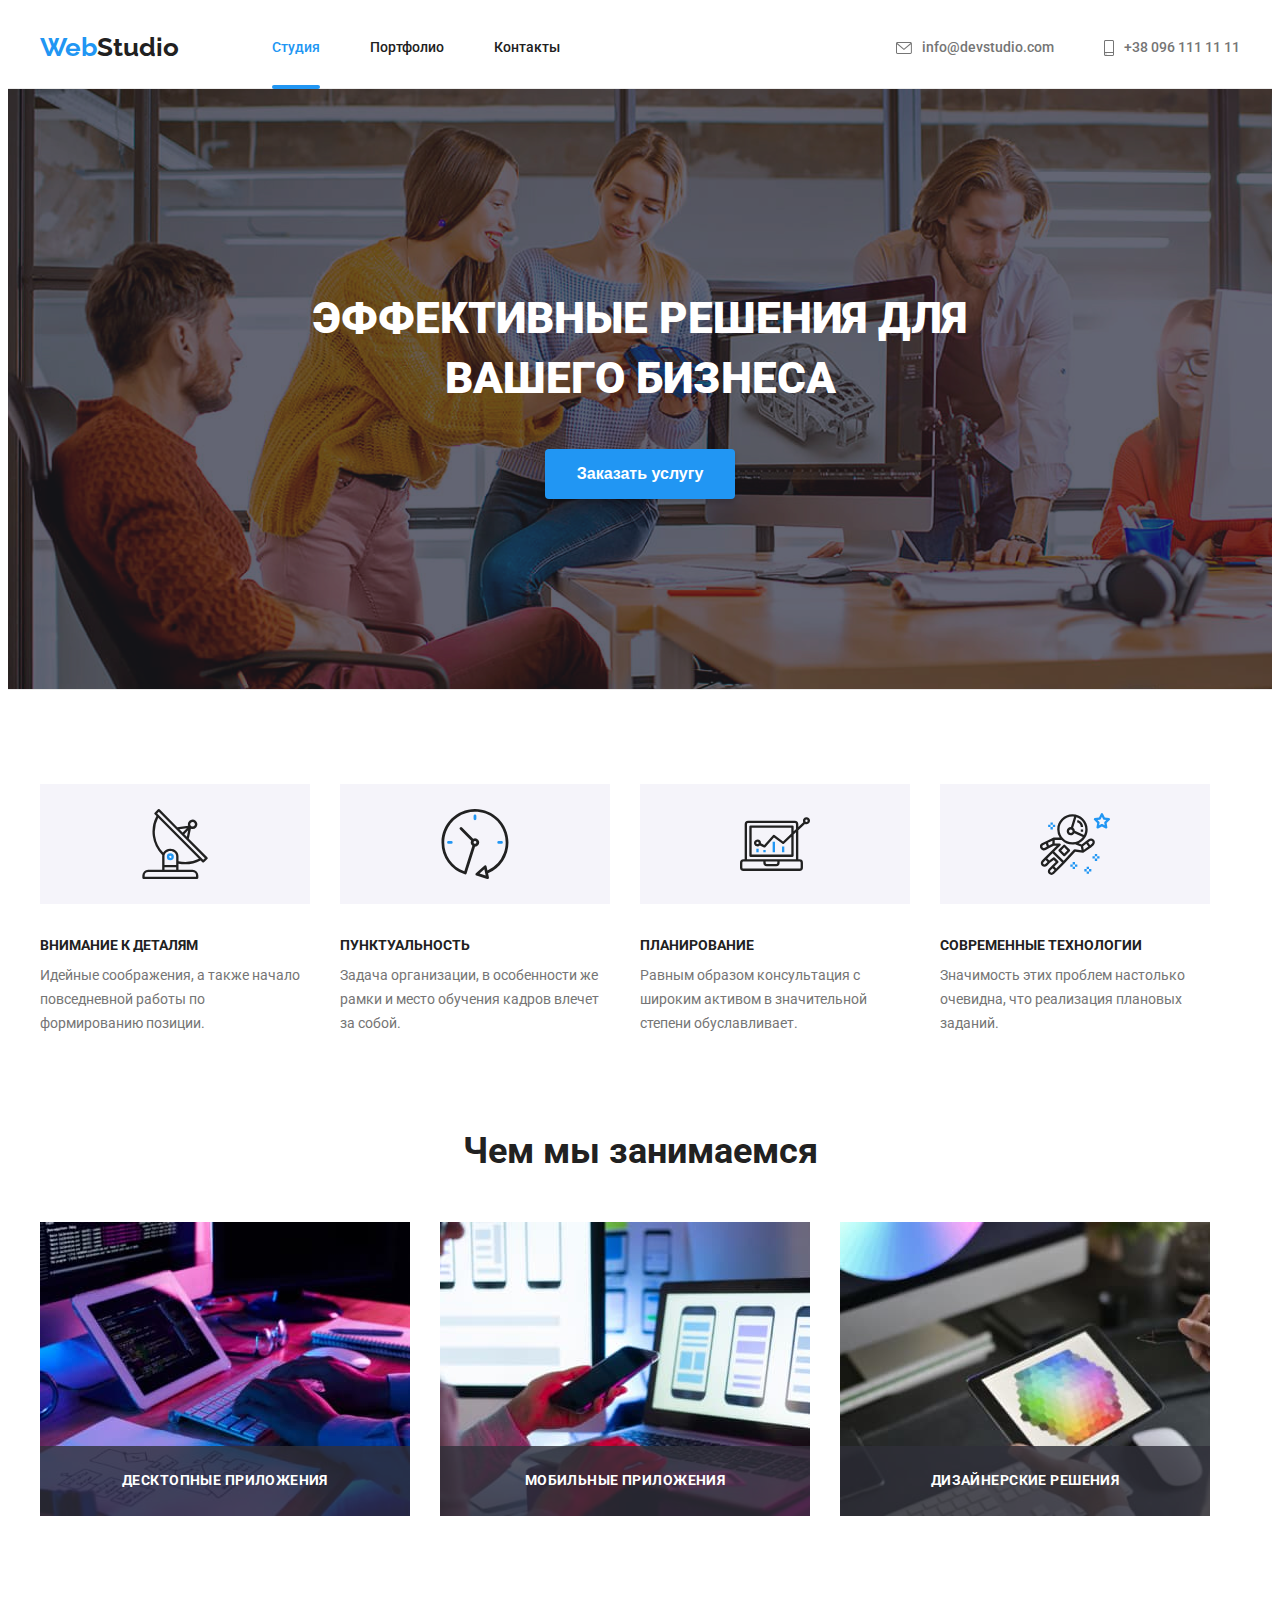
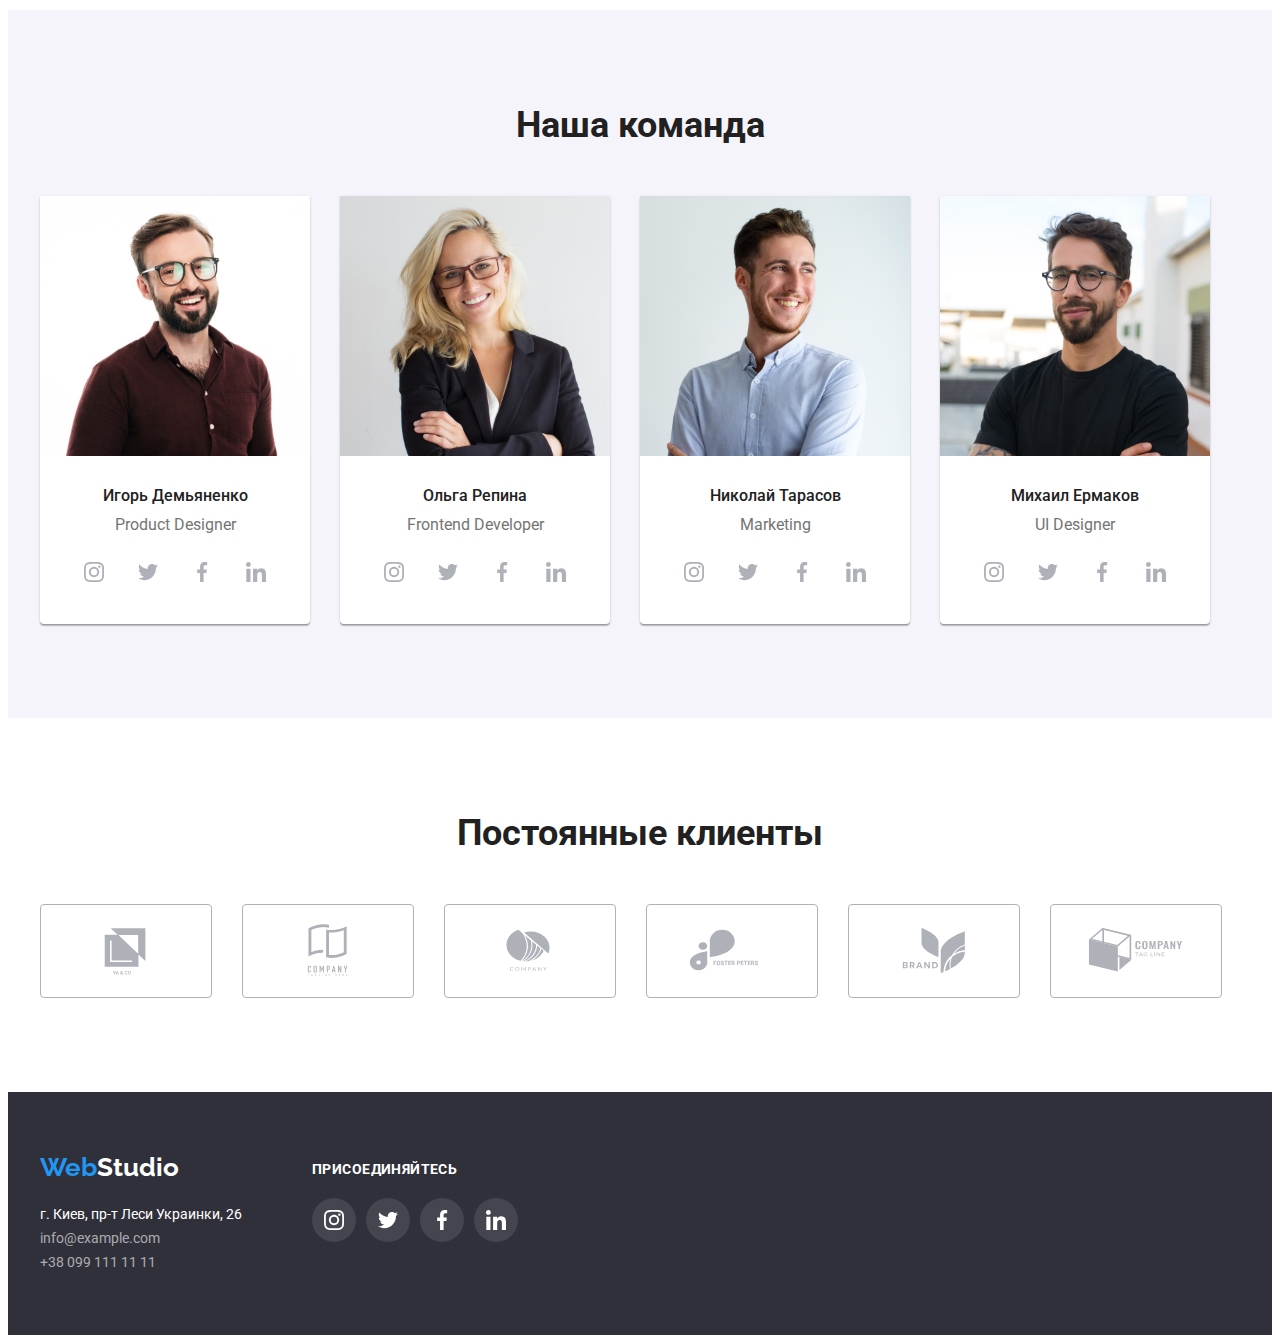
<file: index.html>
<!DOCTYPE html>
<html lang="ru">
<head>
    <meta charset="UTF-8">
    <meta http-equiv="X-UA-Compatible" content="IE=edge">
    <meta name="viewport" content="width=device-width, initial-scale=1.0">
    <title>Document</title>
    <link rel="stylesheet" href="https://cdnjs.cloudflare.com/ajax/libs/modern-normalize/1.1.0/modern-normalize.min.css" integrity="sha512-wpPYUAdjBVSE4KJnH1VR1HeZfpl1ub8YT/NKx4PuQ5NmX2tKuGu6U/JRp5y+Y8XG2tV+wKQpNHVUX03MfMFn9Q==" crossorigin="anonymous" referrerpolicy="no-referrer">
    <link rel="preconnect" href="https://fonts.googleapis.com">
    <link rel="preconnect" href="https://fonts.gstatic.com" crossorigin>
    <link href="https://fonts.googleapis.com/css2?family=Raleway:wght@700&family=Roboto:wght@400;500;700;900&display=swap" rel="stylesheet">


<link rel="stylesheet" href="./css/style.css">
</head>
<body>
    <header class="header">
        <div class="container">
        <nav class="nav">
           <a href="./index.html" class="logo"><span class="logoweb">Web</span>Studio</a>
                <ul class="nav-list" >
                    <li class="nav list-item studio"><a href="./index.html " class="navigation studio-navigation">Студия</a></li>
                    <li class="nav list-item"><a href="./portfolio.html" class="navigation">Портфолио</a></li>
                    <li class="nav list-item"><a href="./game.html" class="navigation">Контакты</a></li>
                </ul>
        </nav>
      
            <ul class="nav-contacts">
            <li class="contacts-list">
                      <a href="mailto:info@devstudio.com" class="contacts"><svg width="16" height="12">
                <use href="./images/symbol-defs.svg#icon-envelope"></use>
            </svg>info@devstudio.com</a></li>
            <li class="contacts-list"><a href="tel:+380961111111" class="contacts"><svg width="10" height="16">
                <use href="./images/symbol-defs.svg#icon-smartphone"></use>
            </svg>+38 096 111 11 11</a></li>
        </ul>
        </div>
    </header>
    <!-- main ------------------>
    <main>
        <!-- герой -->
        <section class="hero section">
           <div class="background-hero">
                <h1 class="main-title">Эффективные решения для вашего бизнеса</h1>
                <button type="button" class ="btn" data-modal-open> Заказать услугу</button></div>
        </section>
<section class="section">
      <!-- скрытый заголовок -->
     <h2 class="second-title visually-hidden">Наши преимущества</h2>
     <div class="container"><ul class="list">
         <li class="list-list-container">
            <div class="title-list-item"><svg viewBox="0 0 70 70"><use href="./images/symbol-defs.svg#icon-antenna-1"></use></svg><h3 class="title-list">Внимание к деталям</h3>
             <p class="item">Идейные соображения, а также начало повседневной работы по формированию позиции.</p></div>
         </li>
         <li class="list-list-container">
            <div class="title-list-item"><svg viewBox="0 0 70 70"><use href="./images/symbol-defs.svg#icon-clock-1"></use></svg><h3 class="title-list">Пунктуальность</h3>
             <p class="item">Задача организации, в особенности же рамки и место обучения кадров влечет за собой.</p></div>
         </li>
         <li class="list-list-container"> 
              <div class="title-list-item"><svg viewBox="0 0 70 70"><use href="./images/symbol-defs.svg#icon-diagram-1"></use></svg><h3 class="title-list">Планирование</h3>
             <p class="item">Равным образом консультация с широким активом в значительной степени обуславливает.</p></div>
         </li>
         <li class="list-list-container">
              <div class="title-list-item"><svg viewBox="0 0 70 70"><use href="./images/symbol-defs.svg#icon-astronaut-1"></use></svg><h3 class="title-list">Современные технологии</h3>
             <p class="item">Значимость этих проблем настолько очевидна, что реализация плановых заданий.</p></div>
         </li>
     </ul></div>
 </section>
  
 <section class="section about"><h3 class="about-title">Чем мы занимаемся</h3>
    <ul class="images container">
      <li class="images-list-images"><img src="./images/computer.jpg" alt="computer" width="370"><div class="backdrop"><span class="backdrop-span backdrop-desktop">Десктопные приложения</span></div></li>
        <li class="images-list-images"><img src="./images/phone.jpg" alt="phone" width="370"><div class="backdrop"><span class="backdrop-span backdrop-mobile">Мобильные приложения</span></div></li>
        <li class="images-list-images"><img src="./images/tablet.jpg" alt="tablet" width="370"><div class="backdrop"><span class="backdrop-span backdrop-design">Дизайнерские решения</span></div></li>
    </ul></section>


        <section class="section team">
            <!-- Наша команда -->
            <h2 class="about-title">Наша команда</h2>
               <div class="container">
                   <ul сlass="container-team">
                    <div class="card"><li class="team-number"><a href="team-link"><img src="./images/demianenko.jpg" alt="demianenko" width="270" height="260">
                        <div class="person-proffesion"><h3 class="person">Игорь Демьяненко</h3>
                            <p class="proffesion">Product Designer</p>
                        <div class="social-icons"><div class="social-icon">
                            <svg class="hover-links"><use href="./images/symbol-defs.svg#icon-instagram-2"></use></svg></div>
                            <div class="social-icon">
                                <svg class="hover-links"><use href="./images/symbol-defs.svg#icon-twitter-1"></use></svg></div>
                                <div class="social-icon">
                                    <svg class="hover-links"><use href="./images/symbol-defs.svg#icon-facebook-1"></use></svg></div>
                                    <div class="social-icon">
                                        <svg class="hover-links"><use href="./images/symbol-defs.svg#icon-linkedin-1"></use></svg></div>
                        </div></div></a>
                                        </li></div>
                    <div class="card"><li class="team-number"><a href="team-link"><img src="./images/repina.jpg" alt="repina" width="270">
                       <div class="person-proffesion"> <h3 class="person">Ольга Репина</h3>
                            <p class="proffesion">Frontend Developer</p>
                            <div class="social-icons"><div class="social-icon">
                                <svg class="hover-links"><use href="./images/symbol-defs.svg#icon-instagram-2"></use></svg></div>
                                <div class="social-icon">
                                    <svg class="hover-links"><use href="./images/symbol-defs.svg#icon-twitter-1"></use></svg></div>
                                    <div class="social-icon">
                                        <svg class="hover-links"><use href="./images/symbol-defs.svg#icon-facebook-1"></use></svg></div>
                                        <div class="social-icon">
                                            <svg class="hover-links"><use href="./images/symbol-defs.svg#icon-linkedin-1"></use></svg></div>
                            </div></div></a>
                    
                    </li></div>
                    <div class="card"><li class="team-number"><a href="team-link"><img src="./images/tarasov.jpg" alt="tarasov" width="270">
                        <div class="person-proffesion"><h3 class="person">Николай Тарасов</h3>
                            <p class="proffesion">Marketing</p> <div class="social-icons"><div class="social-icon">
                                <svg class="hover-links"><use href="./images/symbol-defs.svg#icon-instagram-2"></use></svg></div>
                                <div class="social-icon">
                                    <svg class="hover-links"><use href="./images/symbol-defs.svg#icon-twitter-1"></use></svg></div>
                                    <div class="social-icon">
                                        <svg class="hover-links"><use href="./images/symbol-defs.svg#icon-facebook-1"></use></svg></div>
                                        <div class="social-icon">
                                            <svg class="hover-links"><use href="./images/symbol-defs.svg#icon-linkedin-1"></use></svg></div>
                            </div></div></a>
                        
                    </li></div>
                    <div class="card"><li class="team-number"><a href="team-link"><img src="./images/yermakov.jpg" alt="yermakov" width="270" >
                        <div class="person-proffesion"><h3 class="person">Михаил Ермаков</h3>
                            <p class="proffesion">UI Designer</p> <div class="social-icons"><div class="social-icon">
                                <svg class="hover-links"><use href="./images/symbol-defs.svg#icon-instagram-2"></use></svg></div>
                                <div class="social-icon">
                                    <svg class="hover-links"><use href="./images/symbol-defs.svg#icon-twitter-1"></use></svg></div>
                                    <div class="social-icon">
                                        <svg class="hover-links"><use href="./images/symbol-defs.svg#icon-facebook-1"></use></svg></div>
                                        <div class="social-icon">
                                            <svg class="hover-links"><use href="./images/symbol-defs.svg#icon-linkedin-1"></use></svg></div>
                            </div></div></a>
                    
                </li></div>
            </ul></div>  
        </section>
        <section class="section">
            <h2 class="about-title">Постоянные клиенты</h2>
            <div class="container client">
                <div class="client-box">
                <svg viewBox="0 0 106 60"><use href ="./images/symbol-defs.svg#icon-Logo"></use></svg></div>
                <div class="client-box"><svg viewBox="0 0 106 60"><use href ="./images/symbol-defs.svg#icon-Logo-1"></use></svg></div>
                <div class="client-box"><svg viewBox="0 0 106 60"><use href ="./images/symbol-defs.svg#icon-Logo-2"></use></svg></div>
                <div class="client-box"><svg viewBox="0 0 106 60"><use href ="./images/symbol-defs.svg#icon-Logo-3"></use></svg></div>
                <div class="client-box"><svg viewBox="0 0 106 60"><use href ="./images/symbol-defs.svg#icon-Logo-4"></use></svg></div>
                <div class="client-box"><svg viewBox="0 0 106 60"><use href ="./images/symbol-defs.svg#icon-Logo-5"></use></svg></div>

            </div>
        </section>
        
<div class="modal-container is-hidden" data-modal>
        <div class="modal"><div class="close-svg"><button class="modal-close-button" data-modal-close><svg class="cross"><use href="./images/symbol-defs.svg#icon-cross"></use></svg></button></div>
                   </div></div>

       
    </main>
    <footer class="footer">
        <div class="footer container">
            <div class="footer-contacts">
            <a href="./index.html" class="logofooter"><span class="logoweb">Web</span>Studio</a>
            <address class="address">г. Киев, пр-т Леси Украинки, 26</address>
            <ul class="footer-address">
                <li><a href="mailto:info@example.com" class="contacts-footer">info@example.com</a></li>
                <li><a href="tel:+380991111111" class="contacts-footer">+38 099 111 11 11</a></li>
            </ul></div>
            <div class="foot-title">
              <h3 class="foot-title-foot">Присоединяйтесь</h3>
            <div class="social-icons footer"><div class="social-icon foot">
                    <svg class="hover-links"><use href="./images/symbol-defs.svg#icon-instagram-2"></use></svg></div>
                    <div class="social-icon foot">
                        <svg class="hover-links"><use href="./images/symbol-defs.svg#icon-twitter-1"></use></svg></div>
                        <div class="social-icon foot">
                            <svg class="hover-links"><use href="./images/symbol-defs.svg#icon-facebook-1"></use></svg></div>
                            <div class="social-icon foot">
                                <svg class="hover-links"><use href="./images/symbol-defs.svg#icon-linkedin-1"></use></svg></div>
                </div></div>
            </div></div>
    </footer>
    <script src="./js/modal.js"></script>
</body>
</html>
</file>
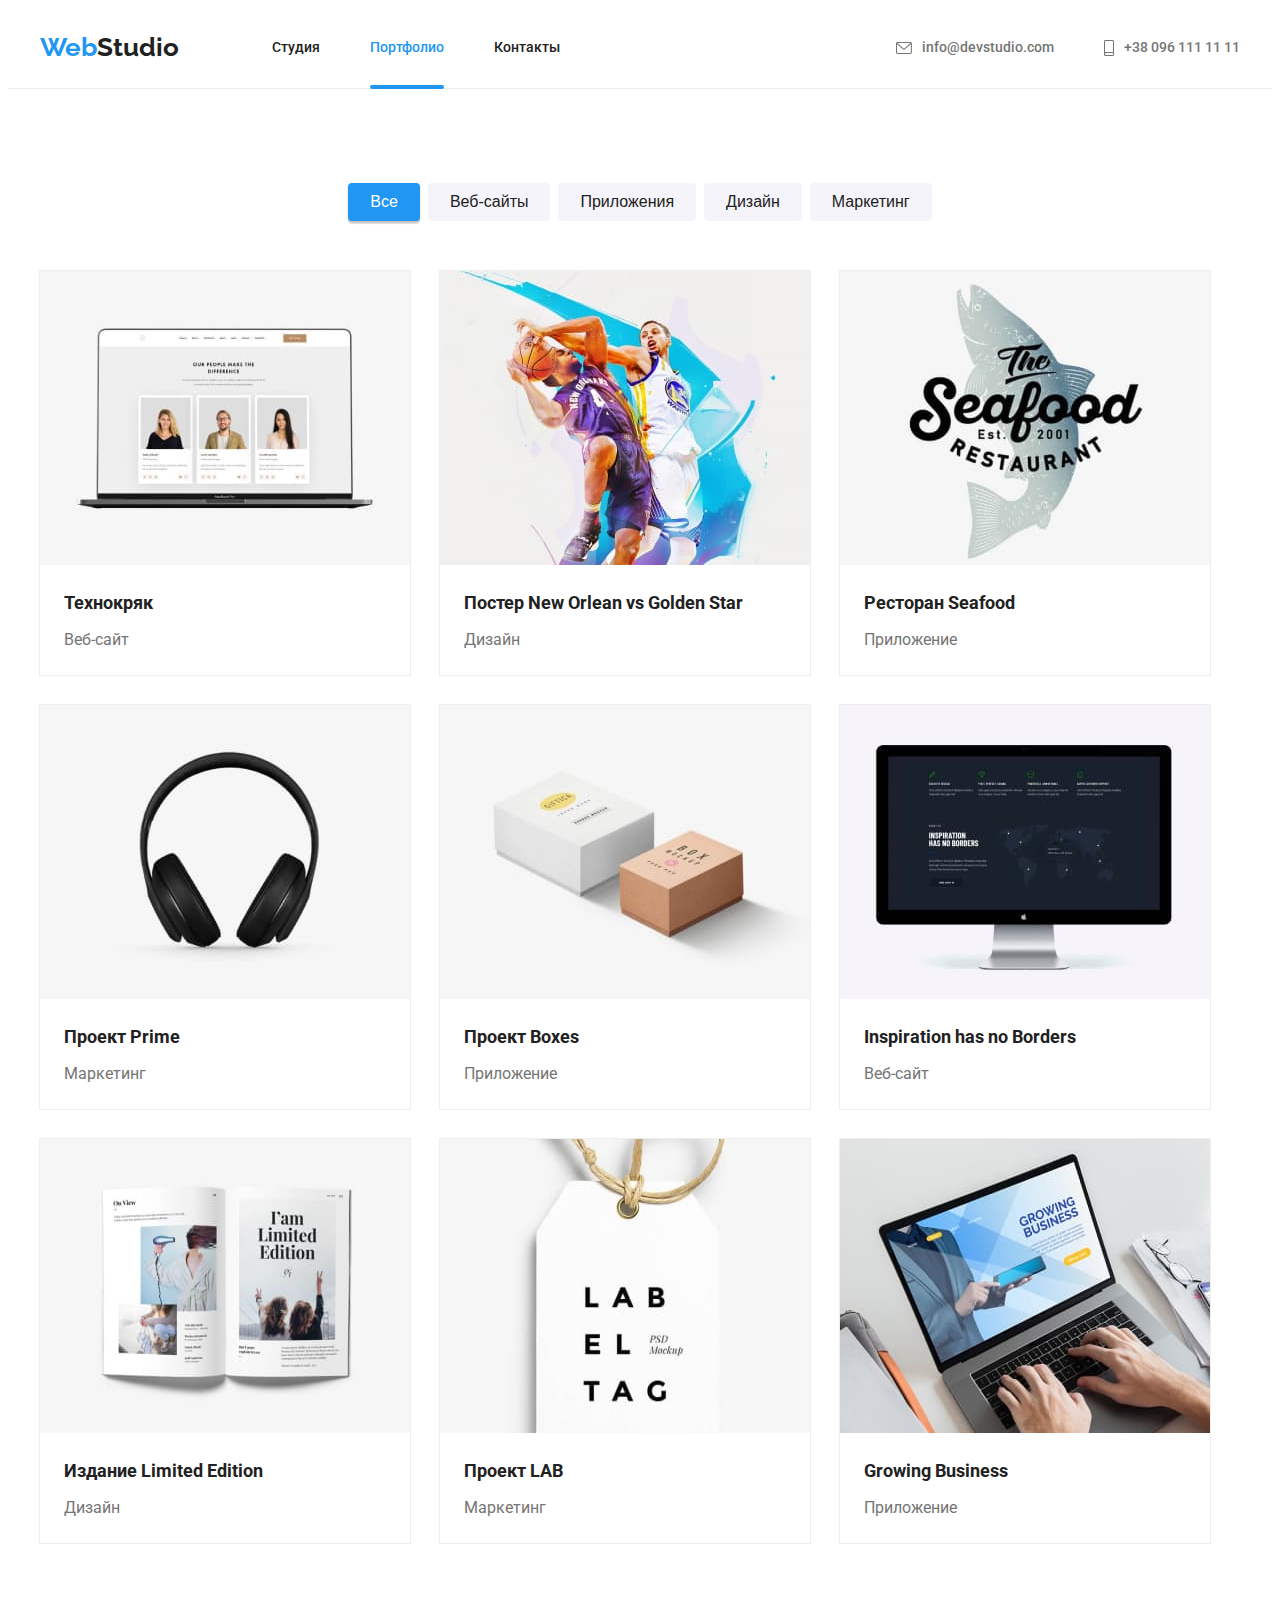
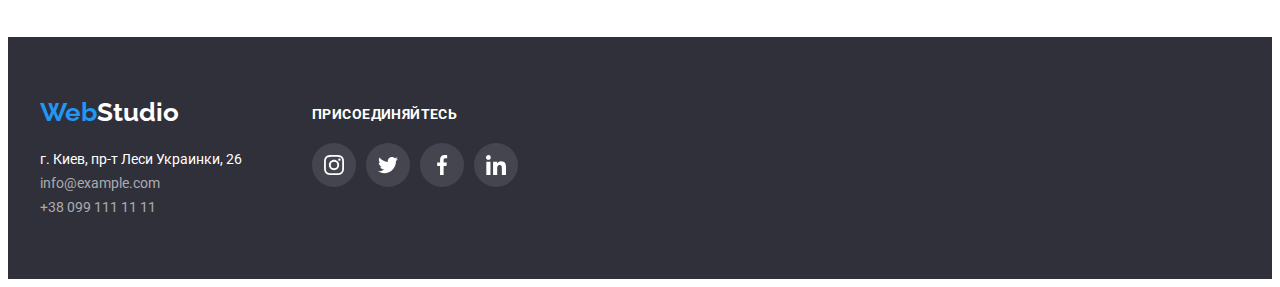
<file: portfolio.html>
<!DOCTYPE html>
<html lang="ru">
<head>
    <meta charset="UTF-8">
    <meta http-equiv="X-UA-Compatible" content="IE=edge">
    <meta name="viewport" content="width=device-width, initial-scale=1.0">
    <title>Document</title>
    <link rel="stylesheet" href="https://cdnjs.cloudflare.com/ajax/libs/modern-normalize/1.1.0/modern-normalize.min.css" integrity="sha512-wpPYUAdjBVSE4KJnH1VR1HeZfpl1ub8YT/NKx4PuQ5NmX2tKuGu6U/JRp5y+Y8XG2tV+wKQpNHVUX03MfMFn9Q==" crossorigin="anonymous" referrerpolicy="no-referrer">
    <link rel="preconnect" href="https://fonts.googleapis.com">
<link rel="preconnect" href="https://fonts.gstatic.com" crossorigin>
<link href="https://fonts.googleapis.com/css2?family=Raleway:wght@700&family=Roboto:wght@400;500;700;900&display=swap" rel="stylesheet">


<link rel="stylesheet" href="./css/style.css">
</head>
<body>
    <header class="header">
        <div class="container">
        <nav class="nav">
           <a href="./index.html" class="logo"><span class="logoweb">Web</span>Studio</a>
                <ul class="nav-list" >
                    <li class="nav list-item"><a href="./index.html " class="navigation ">Студия</a></li>
                    <li class="nav list-item portfolio"><a href="./portfolio.html" class="navigation portfolio">Портфолио</a></li>
                    <li class="nav list-item"><a href="./game.html" class="navigation">Контакты</a></li>
                </ul>
        </nav>
      
        <ul class="nav-contacts">
            <li class="contacts-list">
                      <a href="mailto:info@devstudio.com" class="contacts"><svg width="16" height="12">
                <use href="./images/symbol-defs.svg#icon-envelope"></use>
            </svg>info@devstudio.com</a></li>
            <li class="contacts-list"><a href="tel:+380961111111" class="contacts"><svg width="10" height="16">
                <use href="./images/symbol-defs.svg#icon-smartphone"></use>
            </svg>+38 096 111 11 11</a></li>
        </ul>
        </div>
    </header>
    <main>
        <section class="button-section">
            <h1 class="title-button visually-hidden">Кнопки</h1>
           <div class="button-button"> <ul class="button-button list">
                <li><button type="button" class="button portfolio all">Все</button></li>
                <li><button type="button" class="button portfolio">Веб-сайты</button></li>
                <li><button type="button" class="button portfolio">Приложения</button></li>
                <li><button type="button" class="button portfolio">Дизайн</button></li>
                <li><button type="button" class="button portfolio">Маркетинг</button></li>
            </ul></div>
        </section>
        <section class="section cards">
            <div class="container">
                <ul class="cards-list">
                <li class="card-full"><a href="">
                    <div class="thumb-image"><img src="./images/texnocrack.jpg" alt="Технокряк" width="370"><div class="p-overlay"><span>Технокряк это современная площадка распространения коронавируса. Компании используют эту платформу для цифрового шпионажа и атак на защищённые сервера конкурентов.</span></div></div>
                        <div class="filter-title"><h2 class="list-title">Технокряк</h2>
                         <p class="list-text">Веб-сайт</p></div></a>
                    
                </li>
                <li class="card-full"><a href="">
                    <div class="thumb-image"><img src="./images/neworlean.jpg" alt="Постер New Orlean vs Golden Star" width="370"><div class="p-overlay"><span>Технокряк это современная площадка распространения коронавируса. Компании используют эту
                            платформу для цифрового шпионажа и атак на защищённые сервера конкурентов.</span></div>
                    </div>
                        <div class="filter-title"><h2 class="list-title">Постер New Orlean vs Golden Star</h2>
                        <p class="list-text">Дизайн</p></div></a>
                  </li>
                <li class="card-full"><a href="">
                    <div class="thumb-image"><img src="./images/seafood.jpg" alt="Ресторан Seafood" width="370"><div class="p-overlay"><span>Технокряк это современная площадка распространения коронавируса. Компании используют эту платформу для цифрового шпионажа и атак на защищённые сервера конкурентов.</span></div></div>
                        <div class="filter-title"><h2 class="list-title">Ресторан Seafood</h2>
                         <p class="list-text">Приложение</p></div></a>
                                    </li>
                <li class="card-full"><a href="">
                    <div class="thumb-image"><img src="./images/prime.jpg" alt="Проект Prime" width="370"><div class="p-overlay"><span>Технокряк это современная площадка распространения коронавируса. Компании используют эту платформу для цифрового шпионажа и атак на защищённые сервера конкурентов.</span></div></div>
                        <div class="filter-title"><h2 class="list-title">Проект Prime </h2>
                        <p class="list-text">Маркетинг</p></div></a>
                                    </li>
                <li class="card-full"><a href="">
                    <div class="thumb-image"><img src="./images/boxes.jpg" alt="Проект Boxes" width="370"><div class="p-overlay"><span>Технокряк это современная площадка распространения коронавируса. Компании используют эту платформу для цифрового шпионажа и атак на защищённые сервера конкурентов.</span></div></div>
                        <div class="filter-title"><h2 class="list-title">Проект Boxes </h2>
                        <p class="list-text">Приложение</p></div></a>
                    
                </li>
                <li class="card-full"><a href="">
                    <div class="thumb-image"><img src="./images/inspiration.jpg" alt="Inspiration has no Borders" width="370"><div class="p-overlay"><span>Технокряк это современная площадка распространения коронавируса. Компании используют эту платформу для цифрового шпионажа и атак на защищённые сервера конкурентов.</span></div></div>
                        <div class="filter-title"><h2 class="list-title">Inspiration has no Borders</h2>
                        <p class="list-text">Веб-сайт</p></div></a>
                    
                </li>
                <li class="card-full"><a href="">
                    <div class="thumb-image"><img src="./images/limited.jpg" alt="Издание Limited Edition" width="370"><div class="p-overlay"><span>Технокряк это современная площадка распространения коронавируса. Компании используют эту платформу для цифрового шпионажа и атак на защищённые сервера конкурентов.</span></div></div>
                        <div class="filter-title"><h2 class="list-title"> Издание Limited Edition</h2>
                         <p class="list-text">Дизайн</p></div></a>
                    
                </li>
                <li class="card-full"><a href="">
                    <div class="thumb-image"><img src="./images/project-lab.jpg" alt="Проект LAB" width="370"><div class="p-overlay"><span>Технокряк это современная площадка распространения коронавируса. Компании используют эту платформу для цифрового шпионажа и атак на защищённые сервера конкурентов.</span></div></div>
                        <div class="filter-title"><h2 class="list-title"> Проект LAB </h2> 
                        <p class="list-text">Маркетинг</p></div></a>
                    
                </li>
                <li class="card-full"><a href="">
                    <div class="thumb-image"><img src="./images/growing.jpg" alt="Growing Business" width="370"><div class="p-overlay"><span>Технокряк это современная площадка распространения коронавируса. Компании используют эту платформу для цифрового шпионажа и атак на защищённые сервера конкурентов.</span></div></div>
                        <div class="filter-title"><h2 class="list-title"> Growing Business </h2>
                         <p class="list-text">Приложение</p></div></a>
                 </li>
            </ul></div>
        </section>


    </main>
    <footer class="footer">
        <div class="footer container">
            <div class="footer-contacts">
            <a href="./index.html" class="logofooter"><span class="logoweb">Web</span>Studio</a>
            <address class="address">г. Киев, пр-т Леси Украинки, 26</address>
            <ul class="footer-address">
                <li><a href="mailto:info@example.com" class="contacts-footer">info@example.com</a></li>
                <li><a href="tel:+380991111111" class="contacts-footer">+38 099 111 11 11</a></li>
            </ul></div>
            <div class="foot-title">
              <h3 class="foot-title-foot">Присоединяйтесь</h3>
            <div class="social-icons footer"><div class="social-icon foot">
                    <svg class="hover-links"><use href="./images/symbol-defs.svg#icon-instagram-2"></use></svg></div>
                    <div class="social-icon foot">
                        <svg class="hover-links"><use href="./images/symbol-defs.svg#icon-twitter-1"></use></svg></div>
                        <div class="social-icon foot">
                            <svg class="hover-links"><use href="./images/symbol-defs.svg#icon-facebook-1"></use></svg></div>
                            <div class="social-icon foot">
                                <svg class="hover-links"><use href="./images/symbol-defs.svg#icon-linkedin-1"></use></svg></div>
                </div></div>
            </div></div>
    </footer>
</body>
</html>
</file>
<file: css/style.css>
:root {
    --maincolor: #757575;
    --secondarycolor: #212121;
    --accentcolor: #2196f3;
    --backgroundcolor: #ffffff;
    --footercolor: rgba(255, 255, 255, 0.6);
    --hovercolor: #188ce8;
    --transition: 250ms cubic-bezier(0.4, 0, 0.2, 1);
}
body {
    font-family: "roboto", sans-serif;
    color: var(--maincolor);
}
a {
    text-decoration: none;
}
ul {
    margin: 0;
    padding: 0;
    display: flex;
}
p {
    padding: 0;
    margin: 0;
}
li {
    padding: 0;
    margin: 0;
    list-style-type: none;
}
h1,
h2,
h3 {
    margin: 0;
    padding: 0;
    color: var(--secondarycolor);
}
img {
    display: block;
}
.visually-hidden {
    position: absolute;
    width: 1px;
    height: 1px;
    margin: -1px;
    padding: 0;
    overflow: hidden;
    border: 0;
    clip: rect(0 0 0 0);
}

/* header */
.header {
    border-bottom-width: 1px;
    border-bottom-style: solid;
    border-bottom-color: #ececec;
}
.nav {
    display: flex;
    background-color: var(--backgroundcolor);
}

.container {
    display: flex;
    width: 1200px;
    flex-wrap: wrap;

    margin-left: auto;
    margin-right: auto;
    align-items: center;
    margin-bottom: 0;
    padding-left: 15px;
    padding-right: 15px;
}
.nav-list {
    display: flex;
    flex-direction: row;

    margin-left: 93px;
}
.list-item {
    margin-left: 50px;
}
.list-item a {
    padding: 32px 0;
}
.list-item:first-child {
    margin-left: 0;
    padding-left: 0;
}
.studio-navigation,
.nav.list-item.portfolio {
    position: relative;
}
.studio-navigation::before,
.nav.list-item.portfolio::before {
    position: absolute;
    bottom: -1px;
    content: "";
    width: 100%;
    height: 4px;
    background-color: var(--accentcolor);
    border-radius: 2px;
}

.nav-contacts {
    display: flex;
    margin-left: auto;
}
.logo {
    font-family: "Raleway", sans-serif;
    font-weight: bold;
    font-size: 26px;
    line-height: 119%;
    text-decoration: none;
    color: var(--secondarycolor);
    padding-top: 24px;
    padding-bottom: 25px;
}
.logoweb {
    color: var(--accentcolor);
    text-decoration: none;
}
.navigation {
    font-weight: 500;
    font-size: 14px;
    line-height: 114%;
    text-decoration: none;
    color: var(--secondarycolor);
    transition: color var(--transition);
}
.studio,
.studio-navigation,
.portfolio,
.navigation:hover,
.navigation:focus,
.contacts-footer:hover,
.contacts-footer:focus {
    color: var(--accentcolor);
    transition-property: color;
}
.nav-contacts {
    margin-top: 32px;
    margin-bottom: 32px;
}
.contacts {
    display: flex;
    align-items: center;
    font-weight: 500;
    font-size: 14px;
    line-height: 114%;
    color: var(--maincolor);
    fill: #757575;
    transition: var(--transition);
}
.contacts > svg {
    margin-right: 10px;
}
.contacts-list:hover,
.contacts-list:focus {
    transition-property: fill;
    fill: var(--accentcolor);
}
.contacts-list {
    margin-left: 0px;
    align-items: baseline;
}

.contacts-list:last-child {
    margin-left: 50px;
}

.contacts:hover,
.contacts:focus {
    color: var(--accentcolor);
    fill: currentColor;
}

/* hero */
.section {
    padding-top: 94px;
    padding-bottom: 94px;
}
.hero {
    border-bottom-width: 1px;
    border-bottom-style: solid;
    border-bottom-color: #ececec;
    /* background: #2F303A; */
    text-align: center;
    padding: 0;
}
.background-hero {
    height: 600px;
    max-width: 1600px;

    background: linear-gradient(rgba(47, 48, 58, 0.4), rgba(47, 48, 58, 0.4));
    background-image: url("../images/Img\ Overlay.png"),
        url("../images/background-image.png");

    margin: auto;
}
.main-title {
    text-align: center;
    text-transform: uppercase;
    font-weight: 900;
    font-size: 44px;
    line-height: 136%;
    color: var(--backgroundcolor);

    padding-top: 200px;
    max-width: 700px;
    margin-right: auto;
    margin-left: auto;
}
.second-title {
    color: var(--secondarycolor);
}
.btn {
    font-weight: bold;
    font-size: 16px;
    line-height: 187%;
    text-align: center;

    margin-top: 40px;
    margin-bottom: 200px;
    padding: 10px 32px;
    color: var(--backgroundcolor);
    background: #2196f3;
    box-shadow: 0px 4px 4px rgba(0, 0, 0, 0.15);
    border-radius: 4px;
    border: none;
    cursor: pointer;
    transition: background-color var(--transition), box-shadow var(--transition);
}

.btn:hover,
.btn:focus {
    background-color: var(--hovercolor);
}

/* наши преимущества */
.list {
    margin-top: 0;
    display: flex;
    justify-content: center;
}
.list-list-container {
    width: 270px;

    border-radius: 4px;
}
.title-list-item > svg {
    padding: 25px 100px;
    background: #f5f4fa;
}

.list-list-container + .list-list-container {
    margin-left: 30px;
}
.title-list {
    text-transform: uppercase;
    font-weight: bold;
    font-size: 14px;
    line-height: 114%;
    margin-top: 30px;
}
.item {
    font-size: 14px;
    line-height: 171%;
    margin-top: 10px;
}
/* section about */
.about {
    padding-top: 0;
}
/* backdrop */
.backdrop {
    position: relative;
}
.backdrop-span {
    font-family: "Roboto";
    font-size: 14px;
    font-weight: 700;
    line-height: 1.14;
    letter-spacing: 0.03em;
    text-align: center;
    text-transform: uppercase;

    padding-top: 27px;
    padding-bottom: 27px;

    color: #ffffff;
    background: rgba(47, 48, 58, 0.8);
    position: absolute;
    bottom: 0;
    left: 0;
    width: 100%;
}

/* section team ___________ */
.section.team {
    background: #f5f4fa;
}

.about-title {
    font-weight: bold;
    font-size: 36px;
    line-height: 117%;

    margin-bottom: 50px;
    text-align: center;
}
.card {
    width: calc((100%-30px) / 4);
    background: #ffffff;
    box-shadow: 0px 1px 3px rgba(0, 0, 0, 0.12), 0px 1px 1px rgba(0, 0, 0, 0.14),
        0px 2px 1px rgba(0, 0, 0, 0.2);
    border-radius: 0px 0px 4px 4px;
}
.card:first-child {
    margin-left: 0;
}
.card + .card {
    margin-left: 30px;
}

.images-list-images + .images-list-images {
    margin-left: 30px;
}
.images-list-images img {
    display: block;
}

.person-proffesion {
    padding: 30px 0;
    text-align: center;
}
.person {
    font-weight: 500;
    font-size: 16px;
    line-height: 119%;
}
.proffesion {
    color: var(--maincolor);
    font-size: 16px;
    line-height: 119%;
    margin-top: 10px;
}
.social-icons {
    display: flex;
    justify-content: center;
}

.social-icon {
    margin-top: 16px;

    width: 44px;
    height: 44px;

    border-radius: 50%;
    color: #ffffff;
    display: flex;
    align-items: center;
    justify-content: center;
    fill: #afb1b8;
    transition: fill var(--transition), background-color var(--transition);
}
.social-icon + .social-icon {
    margin-left: 10px;
}
.hover-links {
    width: 20px;
    height: 20px;
}
.social-icon:hover {
    background-color: var(--accentcolor);
    fill: currentColor;
}

/*  section постоянные клиенты */
.client-box {
    width: 170px;
    height: 92px;
    border: 1px solid #afb1b8;

    border-radius: 4px;
    cursor: pointer;
    fill: #afb1b8;
    transition: fill var(--transition), border var(--transition);
}
.client-box:hover,
.client-box:focus {
    fill: #188ce8;
    border: 1px solid #188ce8;
}
.client-box + .client-box {
    margin-left: 30px;
}
.client-box > svg {
    padding: 16px 32px;
    display: flex;
    justify-content: center;
    align-items: center;
}

.client-box > svg + svg {
    padding: 16px 32px;
}

/*________________ portfolio -main*/
.button-section {
    padding-top: 94px;
    padding-bottom: 50px;
}
.button-button {
    display: flex;
    justify-content: center;
}
.button {
    font-weight: 500;
    font-size: 16px;
    line-height: 162%;
    transition: color var(--transition), background-color var(--transition),
        box-shadow var(--transition);
    color: var(--secondarycolor);
    background-color: #f5f4fa;
    border-radius: 4px;
    border: none;

    cursor: pointer;
}
.all,
.button:focus,
.button:hover {
    color: var(--backgroundcolor);
    background-color: var(--accentcolor);
    box-shadow: 0px 3px 1px rgba(0, 0, 0, 0.1), 0px 1px 2px rgba(0, 0, 0, 0.08),
        0px 2px 2px rgba(0, 0, 0, 0.12);
}
.button.portfolio {
    padding: 6px 22px;
}

.button-button.list > li:not(:first-child) {
    margin-left: 8px;
}
.cards-list {
    display: flex;
    flex-wrap: wrap;
    margin: -15px;
}

.card-full {
    justify-content: center;
    margin: 15px;
    outline: 1px solid #eeeeee;
    position: relative;
    overflow: hidden;
    transition: box-shadow var(--transition);
}
.card-full:hover,
.card-full:focus {
    box-shadow: 0px 1px 1px rgba(0, 0, 0, 0.12), 0px 4px 4px rgba(0, 0, 0, 0.06),
        1px 4px 6px rgba(0, 0, 0, 0.16);
}
.filter-title {
    padding: 20px 24px;
}
.list-title {
    font-weight: bold;
    font-size: 18px;
    line-height: 200%;
}
.list-text {
    margin-top: 4px;
    font-size: 16px;
    line-height: 187%;
    color: var(--maincolor);
}
.thumb-image {
    position: relative;
    overflow: hidden;
}
.cards {
    padding-top: 0px;
}
.p-overlay {
    position: absolute;
    top: 0;
    left: 0;
    transition: transform var(--transition);
    background: rgba(33, 150, 243, 0.9);
    padding: 63px 24px;
    width: 100%;
    height: 100%;
    transform: translatey(101%);
}
.card-full:hover .p-overlay {
    transform: translatey(0);
}
.p-overlay > span {
    font-size: 18px;
    line-height: 1.56;
    letter-spacing: 0.03em;

    color: #ffffff;
}

/* footer */
.footer {
    background: #2f303a;
}
.footer.container {
    display: flex;
    padding: 60px 0 60px;

    align-items: stretch;
}
.address {
    font-style: inherit;
    font-size: 14px;
    line-height: 171%;

    margin-top: 20px;
    color: var(--backgroundcolor);
}
.footer-address {
    display: flex;
    flex-direction: column;
}
.contacts-footer {
    font-size: 14px;
    line-height: 171%;

    color: var(--footercolor);
    transition: color var(--transition);
    margin-top: 9px;
    padding-bottom: 60px;
}
.logofooter {
    font-family: "Raleway", sans-serif;
    font-style: normal;
    font-weight: bold;
    font-size: 26px;
    line-height: 119%;

    color: var(--backgroundcolor);
    text-decoration: none;
}

.foot {
    display: flex;
    background: rgba(255, 255, 255, 0.1);
    cursor: pointer;
    fill: #ffffff;
}

.foot-title {
    display: flex;
    flex-direction: column;
    margin-left: 70px;
    padding-top: 10px;
}
.foot-title-foot {
    font-weight: bold;
    font-size: 14px;
    line-height: 1.14;
    letter-spacing: 0.03em;
    text-transform: uppercase;
    color: #ffffff;
}

.social-icons.footer {
    display: flex;
    align-items: center;
    justify-content: center;
    margin-top: 4px;
}
/* modal */

.modal-container {
    position: fixed;
    top: 0;
    left: 0;
    width: 100%;
    height: 100%;
    /* bottom: 0;
    right: 0; */
    background: rgba(0, 0, 0, 0.2);
    transition: opacity var(--transition), visibility var(--transition),
        transform var(--transition);

    /* scale(0.8) var(--transition); */
}
.is-hidden {
    opacity: 0;
    pointer-events: none;
    visibility: hidden;
    transform: scale(1.5);
}
.modal {
    position: fixed;
    width: 528px;
    height: 581px;
    top: 50%;
    left: 50%;
    transition: transform var(--transition);
    transform: translate(-50%, -50%);

    background-color: #ffffff;
    box-shadow: 0px 1px 3px rgba(0, 0, 0, 0.12), 0px 1px 1px rgba(0, 0, 0, 0.14),
        0px 2px 1px rgba(0, 0, 0, 0.2);
    border-radius: 4px;
}
.close-svg {
    display: flex;
    justify-content: center;
    align-items: center;
    position: absolute;
    top: 8px;
    right: 8px;
    cursor: pointer;
}
.modal-close-button {
    display: flex;
    justify-content: center;
    align-items: center;
    width: 30px;
    height: 30px;

    background: #ffff;
    border-radius: 50%;
    border: 1px solid rgba(0, 0, 0, 0.1);

    cursor: pointer;
}

.cross {
    width: 11px;
    height: 11px;
    fill: black;
}
</file>
